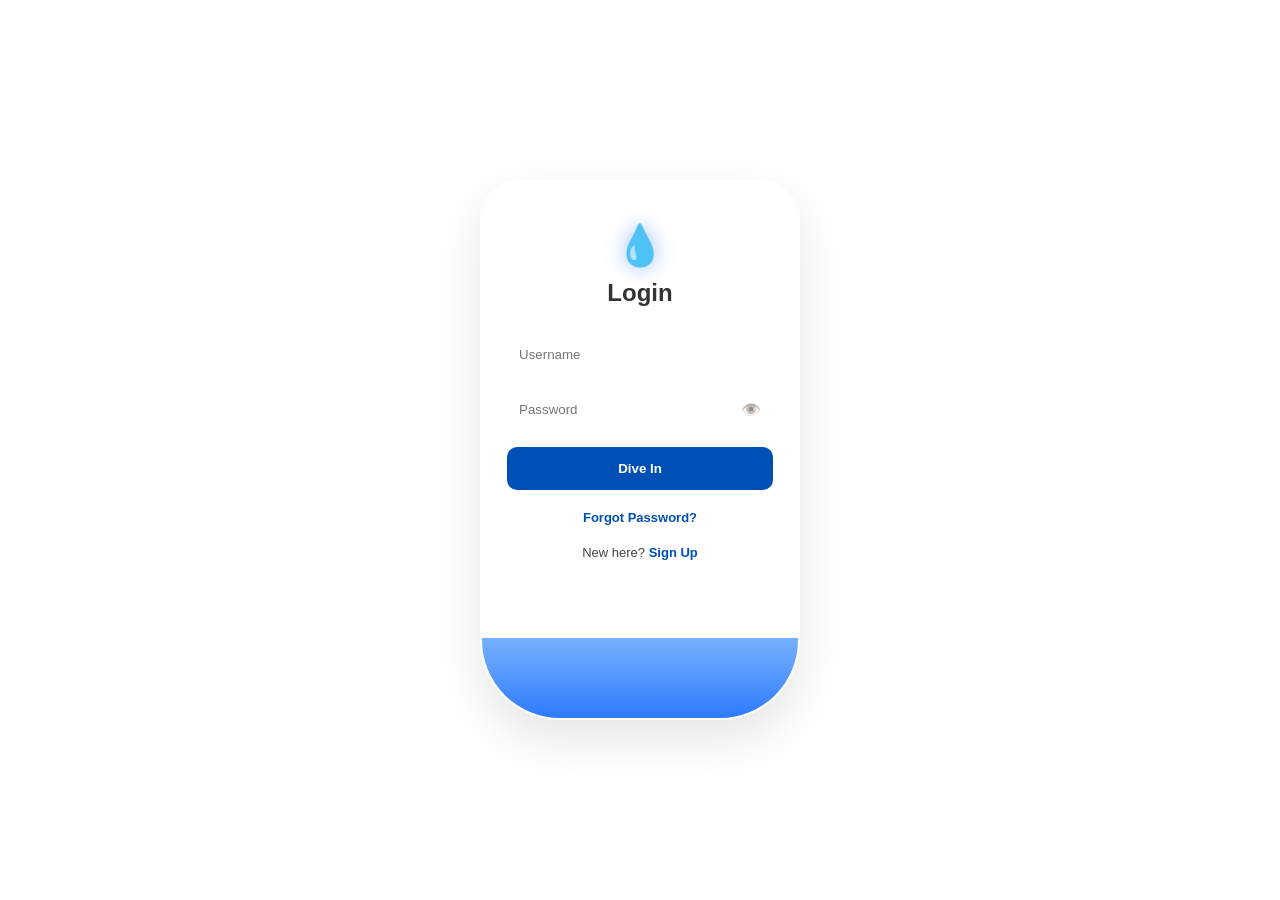
<file: index.html>
<!DOCTYPE html>
<html lang="en">
<head>
    <link rel="manifest" href="manifest.json">
    <meta name="theme-color" content="#1565c0">
    <link rel="apple-touch-icon" href="icon-192x192.png">
    <meta name="mobile-web-app-capable" content="yes">
    <meta name="apple-mobile-web-app-status-bar-style" content="black-translucent">
    
    <meta charset="UTF-8">
    <meta name="viewport" content="width=device-width, initial-scale=1.0">
    <title>HydroTrack | Interactive Entry</title>
    <link rel="stylesheet" href="index.css">
</head>
<body>
    <div id="notification-container" style="position: fixed; top: 20px; right: 20px; z-index: 1000;"></div>
    <div id="mist-container">
        <div class="mist-blob"></div>
        <div class="mist-blob"></div>
        <div class="mist-blob"></div>
    </div>
    
    <div id="rain-container"></div>
    <div id="ripple-container"></div> 

    <div class="page-content">
        <div class="bottle-card" id="bottle">
            <div class="bottle-cap"></div>
            
            <div class="bottle-water" id="bottleWater">
                <div class="wave"></div>
            </div>

            <div class="form-container">
                <div class="logo">💧</div>
                <h1 id="form-title">Login</h1>

                <form id="loginForm">
                    <input type="text" id="loginUser" placeholder="Username" required oninput="updateBottle()">
                    <div class="password-box">
                        <input type="password" id="loginPass" placeholder="Password" required oninput="updateBottle()">
                        <span class="toggle-eye" onclick="togglePass('loginPass')">👁️</span>
                    </div>
                    <button type="submit" class="btn-main">Dive In</button>
                </form>

                <div class="switch">
                    <a href="#" onclick="showRecovery()">Forgot Password?</a>
                </div>

                <div id="recoveryForm" style="display: none;">
                    <p style="font-size: 14px; margin-bottom: 10px; color: #333;">Enter your registered email to receive a temporary password.</p>
                    <input type="email" id="recoveryEmail" placeholder="Registered Email">
                    <button type="button" class="btn-main" onclick="recoverPassword()">Send Temporary Pass</button>
                    <div class="switch">
                        <a href="#" onclick="hideRecovery()">Back to Login</a>
                    </div>
                </div>

                <form id="signupForm" style="display: none;">
                    <input type="email" id="regEmail" placeholder="Email" required oninput="updateBottle()">
                    <input type="text" id="regUser" placeholder="Username" required oninput="updateBottle()">
                    <div class="password-box">
                        <input type="password" id="regPass" placeholder="Password" required oninput="updateBottle()">
                        <span class="toggle-eye" onclick="togglePass('regPass')">👁️</span>
                    </div>
                    <div class="password-box">
                        <input type="password" id="regConfirm" placeholder="Confirm Password" required oninput="updateBottle()">
                        <span class="toggle-eye" onclick="togglePass('regConfirm')">👁️</span>
                    </div>
                    <button type="submit" class="btn-main">Create Account</button>
                </form>

                <div class="switch">
                    <p id="switch-text">New here? <a href="#" onclick="toggleForm()">Sign Up</a></p>
                </div>
            </div>
        </div>
    </div>


    <!-- EFFECTS -->
<div id="balatro-bg"></div>

<script type="module">
    import { Renderer, Program, Mesh, Triangle } from 'https://cdn.skypack.dev/ogl';

    const container = document.getElementById('balatro-bg');

    // CONFIGURATION (Matches your React props)
    const config = {
        spinRotation: -2.0,
        spinSpeed: 7.0,
        color1: '#1f07d5',
        color2: '#ffffff',
        color3: '#99dbe5',
        contrast: 3.5,
        lighting: 0.4,
        spinAmount: 0.25,
        pixelFilter: 980.0,
        spinEase: 1.0,
        isRotate: true,
        mouseInteraction: true
    };

    function hexToVec4(hex) {
    let hexStr = hex.replace('#', '');
    let r = 0,
        g = 0,
        b = 0,
        a = 1;
    if (hexStr.length === 6) {
        r = parseInt(hexStr.slice(0, 2), 16) / 255;
        g = parseInt(hexStr.slice(2, 4), 16 ) / 255;
        b = parseInt(hexStr.slice(4, 6), 16) / 255;
    } else if (hexStr.length === 8) {
        r = parseInt(hexStr.slice(0, 2), 16) / 255;
        g = parseInt(hexStr.slice(2, 4), 16) / 255;
        b = parseInt(hexStr.slice(4, 6), 16) / 255;
        a = parseInt(hexStr.slice(6, 8), 16) / 255;
    }
        return [r, g, b, 1.9];
    }

    const vertexShader = `
        attribute vec2 uv;
        attribute vec2 position;
        varying vec2 vUv;
        void main() {
            vUv = uv;
            gl_Position = vec4(position, 0, 1);
        }
    `;

    const fragmentShader = `
        precision highp float;
        #define PI 3.14159265359
        uniform float iTime;
        uniform vec3 iResolution;
        uniform float uSpinRotation;
        uniform float uSpinSpeed;
        uniform vec4 uColor1;
        uniform vec4 uColor2;
        uniform vec4 uColor3;
        uniform float uContrast;
        uniform float uLighting;
        uniform float uSpinAmount;
        uniform float uPixelFilter;
        uniform float uSpinEase;
        uniform bool uIsRotate;
        uniform vec2 uMouse;
        varying vec2 vUv;

        vec4 effect(vec2 screenSize, vec2 screen_coords) {
            float pixel_size = length(screenSize.xy) / uPixelFilter;
            vec2 uv = (floor(screen_coords.xy * (1.0 / pixel_size)) * pixel_size - 0.5 * screenSize.xy) / length(screenSize.xy);
            float uv_len = length(uv);
            float speed = (uSpinRotation * uSpinEase * 0.000001);
            if(uIsRotate) speed = iTime * speed;
            speed += 302.2;
            speed += (uMouse.x * 2.0 - 1.0) * 0.1;
            float new_pixel_angle = atan(uv.y, uv.x) + speed - uSpinEase * 20.0 * (uSpinAmount * uv_len + (1.0 - uSpinAmount));
            vec2 mid = (screenSize.xy / length(screenSize.xy)) / 2.0;
            uv = (vec2(uv_len * cos(new_pixel_angle) + mid.x, uv_len * sin(new_pixel_angle) + mid.y) - mid);
            uv *= 30.0;
            float baseSpeed = iTime * uSpinSpeed;
            vec2 uv2 = vec2(uv.x + uv.y);
            for(int i = 0; i < 5; i++) {
                uv2 += sin(max(uv.x, uv.y)) + uv;
                uv += 0.5 * vec2(cos(5.1123314 + 0.353 * uv2.y + (baseSpeed + (uMouse.x * 2.0 - 1.0) * 2.0) * 0.131121), sin(uv2.x - 0.113 * baseSpeed));
                uv -= cos(uv.x + uv.y) - sin(uv.x * 0.711 - uv.y);
            }
            float contrast_mod = (0.25 * uContrast + 0.5 * uSpinAmount + 1.2);
            float paint_res = min(2.0, max(0.0, length(uv) * 0.035 * contrast_mod));
            float c1p = max(0.0, 1.0 - contrast_mod * abs(1.0 - paint_res));
            float c2p = max(0.0, 1.0 - contrast_mod * abs(paint_res));
            float c3p = 1.0 - min(1.0, c1p + c2p);
            float light = (uLighting - 0.2) * max(c1p * 5.0 - 4.0, 0.0) + uLighting * max(c2p * 5.0 - 4.0, 0.0);
            return (0.3 / uContrast) * uColor1 + (1.0 - 0.3 / uContrast) * (uColor1 * c1p + uColor2 * c2p + vec4(c3p * uColor3.rgb, c3p * uColor1.a)) + light;
        }

        void main() {
            gl_FragColor = effect(iResolution.xy, vUv * iResolution.xy);
        }
    `;

    const renderer = new Renderer();
    const gl = renderer.gl;
    container.appendChild(gl.canvas);

    const geometry = new Triangle(gl);
    const program = new Program(gl, {
        vertex: vertexShader,
        fragment: fragmentShader,
        uniforms: {
            iTime: { value: 0 },
            iResolution: { value: [0, 0, 0] },
            uSpinRotation: { value: config.spinRotation },
            uSpinSpeed: { value: config.spinSpeed },
            uColor1: { value: hexToVec4(config.color1) },
            uColor2: { value: hexToVec4(config.color2) },
            uColor3: { value: hexToVec4(config.color3) },
            uContrast: { value: config.contrast },
            uLighting: { value: config.lighting },
            uSpinAmount: { value: config.spinAmount },
            uPixelFilter: { value: config.pixelFilter },
            uSpinEase: { value: config.spinEase },
            uIsRotate: { value: config.isRotate },
            uMouse: { value: [0.5, 0.5] }
        }
    });

    const mesh = new Mesh(gl, { geometry, program });

    function resize() {
        renderer.setSize(window.innerWidth, window.innerHeight);
        program.uniforms.iResolution.value = [gl.canvas.width, gl.canvas.height, gl.canvas.width / gl.canvas.height];
    }
    window.addEventListener('resize', resize);
    resize();

    window.addEventListener('mousemove', (e) => {
        if (!config.mouseInteraction) return;
        program.uniforms.uMouse.value = [e.clientX / window.innerWidth, 1.0 - (e.clientY / window.innerHeight)];
    });

    function update(t) {
        requestAnimationFrame(update);
        program.uniforms.iTime.value = t * 0.001;
        renderer.render({ scene: mesh });
    }
    requestAnimationFrame(update);
</script>

    <script src="index.js"></script>
</body>
</html>
</file>
<file: index.css>
* { margin: 0; padding: 0; box-sizing: border-box; font-family: 'Segoe UI', sans-serif; }

body {
    height: 100vh;
    display: flex;
    justify-content: center;
    align-items: center;
    overflow: hidden;
    transition: background 3s ease; /* Smooth transition when time changes */
}

/* Mist (Breath of Life) */
#mist-container {
    position: fixed;
    width: 100%; height: 100%;
    bottom: -150px;
    pointer-events: none;
    z-index: 1;
}

.mist-blob {
    position: absolute;
    width: 600px; height: 400px;
    background: rgba(255, 255, 255, 0.15);
    filter: blur(80px);
    border-radius: 50%;
    animation: drift 15s infinite alternate;
}

.mist-blob:nth-child(2) { left: 30%; animation-duration: 20s; opacity: 0.1; }
.mist-blob:nth-child(3) { right: 0; animation-duration: 12s; }

@keyframes drift {
    from { transform: translate(-50px, 0) scale(1); }
    to { transform: translate(100px, 50px) scale(1.2); }
}

#rain-container, #ripple-container {
    position: fixed;
    top: 0; left: 0; width: 100%; height: 100%;
    pointer-events: none;
}

.drop {
    position: absolute;
    background: #001538;
    width: 1.5px;
    height: 12px;
    z-index: 2;
    opacity: 0.6;
    pointer-events: none;
}

.splash {
    position: absolute;
    border: 1px solid #001538;
    border-radius: 50%;
    transform: translate(-50%, -50%);
    animation: splashAnim 0.3s ease-out forwards;
    z-index: 3;
}

@keyframes splashAnim {
    0% { width: 0; height: 0; opacity: 1; }
    100% { width: 35px; height: 10px; opacity: 0; }
}

/* Bottle Design */
.bottle-card {
    position: relative;
    width: 320px;
    height: 540px;
    background: rgba(255, 255, 255, 0.1);
    border: 2px solid rgba(255, 255, 255, 0.4);
    border-radius: 40px 40px 80px 80px;
    backdrop-filter: blur(12px);
    overflow: hidden;
    z-index: 10;
    box-shadow: 0 20px 50px rgba(0,0,0,0.1);
}

/* .bottle-cap {
    width: 60px; height: 20px;
    background: rgba(255,255,255,0.3);
    margin: 0 auto;
    border-radius: 5px 5px 0 0;
} */

.bottle-water {
    position: absolute;
    bottom: 0; width: 100%;
    height: 15%;
    background: linear-gradient(to top, #2f7bff, #76b1ff);
    transition: height 0.7s cubic-bezier(0.175, 0.885, 0.32, 1.2);
}

.toast {
    background: rgba(0, 79, 182, 0.9);
    color: white;
    padding: 12px 20px;
    border-radius: 8px;
    margin-bottom: 10px;
    backdrop-filter: blur(5px);
    box-shadow: 0 4px 15px rgba(0,0,0,0.2);
    animation: slideIn 0.3s ease-out;
}

@keyframes slideIn {
    from { transform: translateX(100%); opacity: 0; }
    to { transform: translateX(0); opacity: 1; }
}


/* EFFECTS */


.wave {
    position: absolute;
    top: -15px; width: 200%; height: 20px;
    background: url('https://svgshare.com/i/ydS.svg');
    background-size: 50% 100%;
    animation: waveMove 4s linear infinite;
}

@keyframes waveMove { from { transform: translateX(0); } to { transform: translateX(-50%); } }

.form-container { padding: 40px 25px; text-align: center; position: relative; z-index: 11; }
.logo { font-size: 40px; margin-bottom: 10px; filter: drop-shadow(0 0 10px rgba(47, 123, 255, 0.5)); }
h1 { color: #333; margin-bottom: 20px; font-size: 24px; }

input { 
    width: 100%; padding: 12px; margin: 8px 0; 
    border-radius: 10px; border: none; outline: none;
    background: rgba(255, 255, 255, 0.85);
    transition: 0.3s;
}

input:focus { background: #fff; box-shadow: 0 0 15px rgba(47, 123, 255, 0.2); }

.btn-main { 
    width: 100%; padding: 14px; background: #004fb6; color: white; 
    border: none; border-radius: 10px; cursor: pointer; font-weight: bold;
    margin-top: 10px; transition: 0.3s;
}

.btn-main:hover { background: #003a85; transform: translateY(-2px); }

.switch { margin-top: 20px; font-size: 13px; color: #444; }
.switch a { color: #004fb6; text-decoration: none; font-weight: bold; }
.password-box { position: relative; }
.toggle-eye { position: absolute; right: 12px; top: 18px; cursor: pointer; opacity: 0.5; }

#liquid-bg {
    position: fixed;
    top: 0;
    left: 0;
    width: 100vw;
    height: 100vh;
    z-index: -1; /* Keep it behind everything */
    overflow: hidden;
}

#liquid-bg canvas {
    display: block;
    width: 100%;
    height: 100%;
}

/* Ensure your page-content is visible over the chrome background */
.page-content {
    position: relative;
    z-index: 10;
}





#balatro-bg {
    position: fixed;
    top: 0;
    left: 0;
    width: 100vw;
    height: 100vh;
    z-index: -1; /* Always behind your login card */
    overflow: hidden;
}

#balatro-bg canvas {
    display: block;
    width: 100%;
    height: 100%;
}
</file>
<file: home.css>
:root {
    --safe-top: env(safe-area-inset-top);
    --safe-bottom: env(safe-area-inset-bottom);
    /* Light Blue Theme Colors */
    --bg-light-blue: #e3f2fd;
    --bg-gradient: linear-gradient(135deg, #ffffff 0%, #bbdefb 10%);
    --glass-white: rgba(255, 255, 255, 0.45);
    --glass-border: rgba(255, 255, 255, 0.3);
    --accent-blue: #1565c0;
    --text-main: #1a237e;
}

* { 
    margin: 0; padding: 0; box-sizing: border-box; 
    font-family: -apple-system, BlinkMacSystemFont, "Segoe UI", Roboto, sans-serif; 
    -webkit-tap-highlight-color: transparent; 
}

body { 
    height: 100vh; display: flex; overflow: hidden; 
    background: var(--bg-gradient) !important; 
    color: var(--text-main); 
}

/* Sidebar Polish */
.sidebar {
    width: 260px;
    background: var(--glass-white);
    backdrop-filter: blur(20px);
    -webkit-backdrop-filter: blur(20px);
    display: flex;
    flex-direction: column;
    justify-content: space-between;
    padding: calc(40px + var(--safe-top)) 20px 40px 20px;
    border-right: 1px solid var(--glass-border);
    z-index: 100;
}

.nav-item {
    display: flex;
    align-items: center;
    gap: 15px;
    padding: 14px 20px;
    color: var(--text-main);
    text-decoration: none;
    border-radius: 15px;
    margin-bottom: 8px;
    transition: all 0.3s ease;
    opacity: 0.8;
}

.nav-item.active {
    background: white;
    opacity: 1;
    box-shadow: 0 4px 15px rgba(0,0,0,0.05);
}

.nav-item:hover { background: rgba(255,255,255,0.3); opacity: 1; }

/* Main Content & Circular Progress */
.content { flex: 1; padding: 40px; overflow-y: auto; }

.progress-container {
    display: flex;
    justify-content: center;
    align-items: center;
    margin: 40px 0;
}

.circular-progress {
    position: relative;
    width: 240px; height: 240px;
}

svg { width: 100%; height: 100%; transform: rotate(-90deg); }

.bg-ring { fill: none; stroke: rgba(255,255,255,0.5); stroke-width: 8; }

.progress-ring {
    fill: none;
    stroke: var(--accent-blue);
    stroke-width: 8;
    stroke-linecap: round;
    stroke-dasharray: 283; /* Approximately 2 * PI * 45 */
    stroke-dashoffset: 283;
    transition: stroke-dashoffset 1s cubic-bezier(0.4, 0, 0.2, 1);
}

.progress-text {
    position: absolute;
    top: 50%; left: 50%;
    transform: translate(-50%, -50%);
    text-align: center;
}

.progress-text h2 { font-size: 3rem; font-weight: 800; color: var(--accent-blue); }
.progress-text p { opacity: 0.7; font-size: 1rem; margin-top: -5px; font-weight: 500; }

/* Quick Log Grid */
.log-grid {
    display: grid;
    grid-template-columns: repeat(2, 1fr);
    gap: 12px;
    margin-top: 20px;
}

.log-grid button {
    background: white;
    border: 1px solid var(--glass-border);
    padding: 20px;
    border-radius: 20px;
    color: var(--accent-blue);
    font-weight: bold;
    font-size: 1rem;
    cursor: pointer;
    transition: all 0.2s ease;
    box-shadow: 0 4px 6px rgba(0,0,0,0.02);
}

.log-grid button:hover {
    transform: translateY(-3px);
    box-shadow: 0 8px 15px rgba(0,0,0,0.05);
}

.custom-row input {
    background: white;
    border: 1px solid var(--glass-border);
    padding: 15px;
    border-radius: 15px;
    outline: none;
    color: var(--text-main);
}

/* Mini Stats Cards */
.mini-stats { display: flex; gap: 15px; margin-top: 30px; }

.stat-card {
    flex: 1;
    background: var(--glass-white);
    padding: 20px;
    border-radius: 20px;
    border: 1px solid var(--glass-border);
    text-align: center;
    font-weight: 600;
}

/* User Profile & Logout Menu */
.user-profile {
    display: flex;
    align-items: center;
    gap: 12px;
    padding: 15px;
    background: rgba(255, 255, 255, 0.3);
    border-radius: 18px;
    cursor: pointer;
    position: relative;
    transition: background 0.2s ease;
}

.user-profile:hover {
    background: rgba(255, 255, 255, 0.5);
}

.user-avatar {
    width: 40px;
    height: 40px;
    background: var(--accent-blue);
    color: white;
    border-radius: 50%;
    display: flex;
    align-items: center;
    justify-content: center;
    font-weight: bold;
}

.logout-dropdown {
    display: none; /* Controlled by JS toggleLogout() */
    position: absolute;
    bottom: 80px;
    left: 0;
    width: 100%;
    background: white;
    border-radius: 12px;
    box-shadow: 0 10px 25px rgba(0,0,0,0.1);
    overflow: hidden;
    z-index: 1000;
}

.logout-dropdown button {
    width: 100%;
    padding: 12px;
    border: none;
    background: transparent;
    color: #ff3b30; /* Danger Red */
    font-weight: 600;
    cursor: pointer;
}

/* Custom Input Row */
.custom-row {
    grid-column: span 2;
    display: flex;
    gap: 10px;
}

.custom-row input {
    flex: 1;
    border: 1px solid var(--glass-border);
    padding: 15px;
    border-radius: 15px;
    font-size: 1rem;
    outline: none;
    transition: border-color 0.2s;
}

.custom-row input:focus {
    border-color: var(--accent-blue);
}

/* Undo Button Specifics */
.undo-btn {
    grid-column: span 2;
    background: rgba(255, 59, 48, 0.1) !important;
    color: #ff3b30 !important;
    border: 1px solid rgba(255, 59, 48, 0.2) !important;
    margin-top: 5px;
}

.undo-btn:hover {
    background: rgba(255, 59, 48, 0.2) !important;
}

.toast-msg {
    background: var(--accent-blue);
    color: white;
    padding: 12px 24px;
    border-radius: 30px;
    margin-bottom: 10px;
    box-shadow: 0 8px 20px rgba(0,0,0,0.15);
    animation: slideDown 0.4s ease forwards;
    font-weight: 500;
}

@keyframes slideDown {
    from { opacity: 0; transform: translateY(-20px); }
    to { opacity: 1; transform: translateY(0); }
}

/*LANDSCSAPE  */
/* Show a message if the user is in Portrait mode */
@media screen and (orientation: portrait) {
  body::before {
    content: "🔄 Please rotate your device to Landscape mode for the best experience.";
    position: fixed;
    top: 0;
    left: 0;
    width: 100%;
    height: 100%;
    background: #1565c0;
    color: white;
    display: flex;
    align-items: center;
    justify-content: center;
    text-align: center;
    z-index: 99999;
    padding: 20px;
    font-weight: bold;
  }
}

/* EFFECTS */
#waves-bg {
    position: fixed;
    top: 0;
    left: 0;
    width: 100vw;
    height: 100vh;
    z-index: -1; /* Keep behind sidebar and cards */
    pointer-events: none; /* Let mouse clicks pass through to buttons */
    background-color: rgba(255, 255, 255, 0.2);
}

.waves-canvas {
    display: block;
    width: 100%;
    height: 100%;
}
</file>
<file: history.css>
/* history.css */

.stat-grid {
    display: grid;
    grid-template-columns: repeat(2, 1fr);
    gap: 12px;
    margin-bottom: 25px;
}

/* White Card Style with Black Text */
.stat-card-wide {
    background: #ffffff !important;
    padding: 20px;
    border-radius: 18px;
    border: 1px solid rgba(0, 0, 0, 0.1);
    color: #000000 !important;
    box-shadow: 0 4px 12px rgba(0, 0, 0, 0.08);
    transition: transform 0.2s ease;
}

.stat-card-wide:active {
    transform: scale(0.98);
}

.stat-card-wide h2 { 
    font-size: 1.4rem; 
    margin-top: 8px; 
    color: #1565c0; /* Accent blue for the numbers */
    font-weight: 800;
}

.stat-card-wide small {
    color: #555555;
    font-weight: 700;
    text-transform: uppercase;
    letter-spacing: 0.5px;
}

.history-flex-container {
    display: flex;
    flex-direction: column;
    gap: 20px;
}

.calendar-card {
    background: white;
    padding: 12px;
    border-radius: 15px;
    margin: 10px 0;
    border: 1px solid rgba(0, 0, 0, 0.1);
}

#calendar-picker {
    width: 100%;
    border: none;
    font-size: 1.1rem;
    color: #333;
    font-weight: 600;
    outline: none;
    cursor: pointer;
}

/* Real-time Day Statistics Box */
.day-stats-box {
    background: #ffffff !important;
    padding: 20px;
    border-radius: 18px;
    color: #000000 !important;
    border: 1px solid rgba(0, 0, 0, 0.1);
    margin-top: 15px;
    box-shadow: 0 4px 12px rgba(0, 0, 0, 0.05);
}

.day-stats-box h4 {
    margin-bottom: 15px;
    font-size: 1.1rem;
    border-bottom: 1px solid #eee;
    padding-bottom: 8px;
}

.day-stats-box p {
    font-size: 1.1rem;
    margin: 10px 0;
    display: flex;
    justify-content: space-between;
}

#day-status {
    font-weight: 800;
}

/* Notepad Styles */
.notepad-container {
    background: white;
    border-radius: 18px;
    padding: 15px;
    border: 1px solid rgba(0, 0, 0, 0.1);
}

#daily-note-area {
    width: 100%;
    height: 120px;
    background: #f9f9f9;
    border: 1px solid #eee;
    border-radius: 12px;
    padding: 12px;
    font-size: 1rem;
    resize: none;
    outline: none;
    color: #333;
}

.note-btns {
    display: flex;
    gap: 10px;
    margin-top: 10px;
}

.save-btn { flex: 2; background: #1565c0; color: white; border: none; padding: 12px; border-radius: 10px; font-weight: bold; }
.delete-btn { flex: 1; background: #ffebee; color: #c62828; border: none; padding: 12px; border-radius: 10px; font-weight: bold; }

/* --- Modern Calendar Styling --- */

.calendar-section h3 {
    font-size: 1.1rem;
    color: #1a237e;
    margin-bottom: 12px;
    font-weight: 700;
    display: flex;
    align-items: center;
    gap: 8px;
}

/* The Card holding the input */
.calendar-card {
    background: #ffffff;
    padding: 15px;
    border-radius: 18px;
    border: 1px solid rgba(0, 0, 0, 0.08);
    box-shadow: 0 4px 15px rgba(0, 0, 0, 0.05);
    display: flex;
    align-items: center;
    transition: all 0.3s ease;
}

.calendar-card:focus-within {
    border-color: #1565c0;
    box-shadow: 0 4px 20px rgba(21, 101, 192, 0.15);
}

/* Styling the actual Input */
#calendar-picker {
    width: 100%;
    border: none;
    background: transparent;
    font-size: 1.1rem;
    font-weight: 600;
    color: #1a237e;
    outline: none;
    cursor: pointer;
    font-family: inherit;
    /* Custom icon for Chrome/Safari */
    appearance: none;
    -webkit-appearance: none;
}

/* Enhancing the calendar icon inside the input (Chrome/Safari) */
::-webkit-calendar-picker-indicator {
    background-image: url('data:image/svg+xml;utf8,<svg xmlns="http://www.w3.org/2000/svg" width="24" height="24" viewBox="0 0 24 24" fill="none" stroke="%231565c0" stroke-width="2" stroke-linecap="round" stroke-linejoin="round"><rect x="3" y="4" width="18" height="18" rx="2" ry="2"></rect><line x1="16" y1="2" x2="16" y2="6"></line><line x1="8" y1="2" x2="8" y2="6"></line><line x1="3" y1="10" x2="21" y2="10"></line></svg>');
    background-size: contain;
    width: 20px;
    height: 20px;
    cursor: pointer;
    opacity: 0.8;
    transition: opacity 0.2s;
}

::-webkit-calendar-picker-indicator:hover {
    opacity: 1;
}

/* --- Stats Box Styling (White Background / Black Text) --- */
.day-stats-box {
    background: #ffffff !important;
    margin-top: 15px;
    padding: 20px;
    border-radius: 18px;
    border: 1px solid rgba(0, 0, 0, 0.08);
    color: #000000 !important;
    box-shadow: 0 4px 15px rgba(0, 0, 0, 0.05);
}

.day-stats-box h4 {
    color: #666;
    text-transform: uppercase;
    font-size: 0.8rem;
    letter-spacing: 1px;
    margin-bottom: 15px;
}

.day-stats-box p {
    font-size: 1.2rem;
    font-weight: 600;
    display: flex;
    justify-content: space-between;
    margin: 10px 0;
}

#day-consumed {
    color: #1565c0;
}

/* Timeline Styles */
.timeline-section {
    margin-top: 25px;
    margin-bottom: 50px;
}

.timeline-container {
    background: #ffffff;
    border-radius: 18px;
    padding: 10px;
    border: 1px solid rgba(0, 0, 0, 0.1);
    box-shadow: 0 4px 12px rgba(0, 0, 0, 0.05);
}

.timeline-item {
    display: flex;
    justify-content: space-between;
    align-items: center;
    padding: 15px;
    border-bottom: 1px solid #f0f0f0;
}

.timeline-item:last-child {
    border-bottom: none;
}

.timeline-time {
    font-weight: 700;
    color: #1565c0;
    font-size: 0.9rem;
}

.timeline-amount {
    font-weight: 800;
    color: #000;
    background: #e3f2fd;
    padding: 4px 12px;
    border-radius: 20px;
    font-size: 0.9rem;
}

.timeline-item {
    display: flex;
    justify-content: space-between;
    align-items: center;
    padding: 12px 20px;
    margin-bottom: 8px;
    background: #f8fbff;
    border-radius: 12px;
    border-left: 4px solid #1565c0;
}

.timeline-time {
    font-size: 0.9rem;
    color: #666;
    font-weight: 600;
}

.timeline-amount {
    font-size: 1.1rem;
    font-weight: 800;
    color: #1565c0;
}

.timeline-item {
    background: #f8fbff;
    margin-bottom: 10px;
    padding: 15px;
    border-radius: 12px;
    border-left: 4px solid #1565c0;
    box-shadow: 0 2px 5px rgba(0,0,0,0.05);
}
.timeline-info {
    display: flex;
    justify-content: space-between;
    align-items: center;
}
.timeline-time { font-weight: 600; color: #666; }
.timeline-amount { font-weight: 800; color: #1565c0; font-size: 1.1rem; }

.logout-dropdown {
    display: none; /* Hidden by default */
    position: absolute;
    bottom: 80px;
    left: 0;
    width: 100%;
    background: white;
    border-radius: 12px;
    box-shadow: 0 10px 25px rgba(0,0,0,0.1);
    overflow: hidden;
    z-index: 1000;
}

.logout-dropdown button {
    width: 100%;
    padding: 12px;
    border: none;
    background: transparent;
    color: #ff3b30; /* Danger Red */
    font-weight: 600;
    cursor: pointer;
}

/*LANDSCAPE  */
/* Show a message if the user is in Portrait mode */
@media screen and (orientation: portrait) {
  body::before {
    content: "🔄 Please rotate your device to Landscape mode for the best experience.";
    position: fixed;
    top: 0;
    left: 0;
    width: 100%;
    height: 100%;
    background: #1565c0;
    color: white;
    display: flex;
    align-items: center;
    justify-content: center;
    text-align: center;
    z-index: 99999;
    padding: 20px;
    font-weight: bold;
  }
}

/* EFFECTS */
#waves-bg {
    position: fixed;
    top: 0;
    left: 0;
    width: 100vw;
    height: 100vh;
    z-index: -1; /* Keep behind sidebar and cards */
    pointer-events: none; /* Let mouse clicks pass through to buttons */
    background-color: rgba(255, 255, 255, 0.2);
}

.waves-canvas {
    display: block;
    width: 100%;
    height: 100%;
}
</file>
<file: insights.css>
/* insights.css */

.insight-card {
    background: rgba(255, 255, 255, 0.15);
    padding: 20px;
    border-radius: 20px;
    border: 1px solid rgba(255, 255, 255, 0.2);
    margin-bottom: 25px;
}

.input-row { display: flex; gap: 10px; margin: 15px 0; }
.input-row input { flex: 1; text-align: center; }

.calc-btn, .save-meals-btn {
    width: 100%; padding: 15px; border-radius: 12px;
    border: none; background: #2f7bff; color: white;
    font-weight: bold; cursor: pointer;
}

.result-box {
    margin-top: 20px; padding: 15px; border-radius: 12px;
    background: rgba(255, 255, 255, 0.9); color: #333; text-align: center;
    animation: slideUp 0.3s ease;
}

.apply-btn {
    margin-top: 10px; padding: 8px 15px; border-radius: 8px;
    border: 2px solid #2f7bff; background: transparent; color: #2f7bff;
    font-weight: bold;
}

/* Graph Styles */
.graph-card {
    background: rgba(0, 0, 0, 0.2);
    padding: 20px; border-radius: 20px; margin-bottom: 25px;
}

.bar {
    flex: 1;
    max-width: 35px;
    position: relative;
    /* 1. Persistent "Slot" Visibility */
    /* This ensures users see the 7 bars even with 0ml recorded */
    background: rgba(21, 101, 192, 0.08); 
    border-radius: 8px 8px 2px 2px;
    
    /* 2. Mobile Touch Target */
    /* Larger height ensures even 0% bars are easy to tap with a finger */
    height: 100%; 
    min-height: 10px; 
    
    /* 3. Smooth Animation */
    transition: all 0.4s ease;
    cursor: pointer;
}

/* The actual colored "Liquid" inside the bar */
.bar::before {
    content: '';
    position: absolute;
    bottom: 0;
    left: 0;
    width: 100%;
    /* This height is controlled by the JS heightPct */
    height: var(--bar-height, 0%); 
    background: linear-gradient(to top, #1565c0, #42a5f5);
    border-radius: inherit;
    
    /* 4. Visual Polish */
    /* Ensures a tiny sliver is always visible if there is any data */
    min-height: 2px; 
    transition: height 0.8s cubic-bezier(0.175, 0.885, 0.32, 1.275);
    z-index: 1;
}

/* Tooltip for mobile tap */
.bar::after {
    content: attr(data-value);
    position: absolute;
    top: -25px;
    left: 50%;
    transform: translateX(-50%);
    font-size: 10px;
    font-weight: 800;
    color: #1565c0;
    opacity: 0.8;
}

/* Add a faint background to the bar container to show the "slots" */
.bar-container {
    background-image: linear-gradient(to top, #f0f0f0 1px, transparent 1px);
    background-size: 100% 20%; /* Creates faint horizontal grid lines */
}

#trend-graph {
    background: linear-gradient(to top, rgba(0,0,0,0.02) 1px, transparent 1px);
    background-size: 100% 40px;
}

.graph-labels { display: flex; justify-content: space-around; margin-top: 10px; font-size: 12px; opacity: 0.7; }

.meal-input {
    display: flex; justify-content: space-between; align-items: center;
    margin-bottom: 15px; background: rgba(255,255,255,0.05);
    padding: 10px; border-radius: 10px;
}

.meal-input input { width: auto; margin-bottom: 0; }

@keyframes slideUp { from { transform: translateY(10px); opacity: 0; } to { transform: translateY(0); opacity: 1; } }

.theme-morning { background: linear-gradient(to bottom, #ff9a9e, #fad0c4); }
.theme-day     { background: linear-gradient(to bottom, #add8e6, #2f7bff); }
.theme-evening { background: linear-gradient(to bottom, #4a306d, #ff8c00); }
.theme-night   { background: linear-gradient(to bottom, #001f3f, #000814); }


.insight-card {
    background: #ffffff;
    padding: 25px;
    border-radius: 20px;
    border: 1px solid rgba(0, 0, 0, 0.1);
    margin-bottom: 25px;
    box-shadow: 0 4px 12px rgba(0, 0, 0, 0.05);
    color: #333;
}

.insight-card h3 {
    color: #1565c0;
    margin-bottom: 15px;
    font-size: 1.2rem;
}

.input-row { display: flex; gap: 12px; margin: 15px 0; }

.input-row input { 
    flex: 1; 
    padding: 12px;
    border-radius: 10px;
    border: 1px solid #ddd;
    text-align: center;
    font-size: 1rem;
    outline: none;
}

.calc-btn, .save-meals-btn {
    width: 100%; 
    padding: 15px; 
    border-radius: 12px;
    border: none; 
    background: #1565c0; 
    color: white;
    font-weight: bold; 
    cursor: pointer;
    transition: transform 0.2s;
}

.calc-btn:active { transform: scale(0.98); }

.result-box {
    margin-top: 20px; 
    padding: 20px; 
    border-radius: 15px;
    background: #e3f2fd; 
    color: #1565c0; 
    text-align: center;
    border: 1px dashed #1565c0;
}

/* Modern Graph Styles */
.graph-section h3 { margin-bottom: 15px; padding-left: 5px; }

.graph-card {
    background: #ffffff;
    padding: 25px; 
    border-radius: 20px; 
    margin-bottom: 25px;
    border: 1px solid rgba(0, 0, 0, 0.1);
    box-shadow: 0 4px 12px rgba(0, 0, 0, 0.05);
}

.bar-container {
    height: 180px; 
    display: flex; 
    align-items: flex-end;
    justify-content: space-around; 
    gap: 12px; 
    border-bottom: 2px solid #f0f0f0;
    padding-bottom: 5px;
}

.bar {
    width: 30px; 
    background: linear-gradient(to top, #1565c0, #42a5f5); 
    border-radius: 8px 8px 0 0;
    transition: height 1s ease; 
    position: relative;
}

/* Tooltip for bars */
.bar::after {
    content: attr(data-value);
    position: absolute;
    top: -25px;
    left: 50%;
    transform: translateX(-50%);
    font-size: 10px;
    font-weight: bold;
    color: #1565c0;
}

.graph-labels { 
    display: flex; 
    justify-content: space-around; 
    margin-top: 12px; 
    font-size: 12px; 
    font-weight: 700;
    color: #888; 
}

.meal-input {
    display: flex; 
    justify-content: space-between; 
    align-items: center;
    padding: 10px 0;
    border-bottom: 1px solid #f5f5f5;
}

.meal-input input {
    border: none;
    background: #f0f4f8;
    padding: 8px;
    border-radius: 8px;
    color: #1565c0;
    font-weight: bold;
}

/* Add to history.css or a global style file */

.timeline-item {
    display: flex;
    justify-content: space-between;
    align-items: center;
    padding: 18px;
    margin: 10px 0;
    background: #f8fbff;
    border-radius: 15px;
    border-left: 5px solid #1565c0; /* Visual indicator line */
}

.timeline-time {
    font-size: 0.85rem;
    color: #666;
    font-weight: 600;
    display: flex;
    align-items: center;
    gap: 8px;
}

.timeline-amount {
    font-size: 1.1rem;
    font-weight: 800;
    color: #1565c0;
}

.timeline-type {
    font-size: 0.7rem;
    text-transform: uppercase;
    background: #e3f2fd;
    padding: 3px 8px;
    border-radius: 5px;
    margin-left: 10px;
}

/* insights.css */

.graph-section {
    transition: opacity 0.4s ease;
}

.graph-card {
    background: #ffffff;
    padding: 30px 20px 10px 20px;
    border-radius: 20px;
    border: 1px solid rgba(0, 0, 0, 0.1);
    box-shadow: 0 4px 15px rgba(0, 0, 0, 0.05);
}

.bar-container {
    height: 200px;
    display: flex;
    align-items: flex-end;
    justify-content: space-around;
    gap: 10px;
    border-bottom: 2px solid #f0f0f0;
    padding-bottom: 5px;
}

.bar {
    flex: 1;
    max-width: 35px;
    background: linear-gradient(to top, #1565c0, #42a5f5);
    border-radius: 8px 8px 2px 2px;
    position: relative;
    height: 0; /* Animated by JS */
    transition: height 0.8s cubic-bezier(0.175, 0.885, 0.32, 1.275);
}

/* Value Label on Hover */
.bar::after {
    content: attr(data-value);
    position: absolute;
    top: -25px;
    left: 50%;
    transform: translateX(-50%);
    font-size: 11px;
    font-weight: 800;
    color: #1565c0;
    white-space: nowrap;
}

.graph-labels {
    display: flex;
    justify-content: space-around;
    margin-top: 15px;
    font-size: 10px;
    font-weight: 700;
    color: #9e9e9e;
    text-transform: uppercase;
}

.meal-row {
    display: flex;
    justify-content: space-between;
    align-items: center;
    padding: 12px 0;
    border-bottom: 1px solid rgba(0,0,0,0.05);
}

.time-container {
    display: flex;
    flex-direction: column;
    align-items: flex-end;
}

.time-label {
    font-size: 0.8rem;
    font-weight: 800;
    color: #1565c0;
    margin-top: 4px;
}

input[type="time"] {
    border: 1px solid #ddd;
    border-radius: 8px;
    padding: 5px;
    font-family: inherit;
}

.review-card {
    background: rgba(255, 255, 255, 0.95);
    border-radius: 20px;
    padding: 20px;
    margin-top: -10px; /* Connects slightly with the graph card above */
    box-shadow: 0 10px 30px rgba(0,0,0,0.08);
}

.review-box {
    padding: 15px;
    border-radius: 15px;
    background: #f0f7ff;
    border-left: 5px solid #1565c0;
}

.review-status {
    font-weight: 800;
    font-size: 1.1rem;
    display: block;
    margin-bottom: 8px;
    color: #1a237e;
}

.review-text {
    font-size: 0.95rem;
    line-height: 1.5;
    color: #444;
}

.review-tip {
    margin-top: 12px;
    font-size: 0.85rem;
    font-style: italic;
    color: #1565c0;
    display: flex;
    align-items: center;
    gap: 5px;
}

.monthly-grid {
    display: grid;
    grid-template-columns: repeat(7, 1fr); /* 7 days a week */
    gap: 8px;
    margin-top: 15px;
}

.grid-square {
    aspect-ratio: 1 / 1;
    border-radius: 6px;
    transition: transform 0.2s;
}

.grid-square:active {
    transform: scale(1.1);
}

/*LANDSCAPE  */
/* Show a message if the user is in Portrait mode */
@media screen and (orientation: portrait) {
  body::before {
    content: "🔄 Please rotate your device to Landscape mode for the best experience.";
    position: fixed;
    top: 0;
    left: 0;
    width: 100%;
    height: 100%;
    background: #1565c0;
    color: white;
    display: flex;
    align-items: center;
    justify-content: center;
    text-align: center;
    z-index: 99999;
    padding: 20px;
    font-weight: bold;
  }
}

/* EFFECTS */
#waves-bg {
    position: fixed;
    top: 0;
    left: 0;
    width: 100vw;
    height: 100vh;
    z-index: -1; /* Keep behind sidebar and cards */
    pointer-events: none; /* Let mouse clicks pass through to buttons */
    background-color: rgba(255, 255, 255, 0.2);
}

.waves-canvas {
    display: block;
    width: 100%;
    height: 100%;
}
</file>
<file: settings.css>
/* settings.css - Comprehensive Polished Theme */

/* --- Main Layout Containers --- */
.settings-card {
    background: #ffffff !important;
    padding: 25px;
    border-radius: 20px;
    border: 1px solid rgba(0, 0, 0, 0.1);
    margin-bottom: 25px;
    box-shadow: 0 4px 12px rgba(0, 0, 0, 0.05);
    color: #333 !important;
}

.settings-card h3 {
    color: #1565c0;
    margin-bottom: 20px;
    font-size: 1.1rem;
    display: flex;
    align-items: center;
    gap: 10px;
    font-weight: 700;
}

/* --- Form Inputs (Weight, Goal, Password, Time) --- */
input[type="number"], 
input[type="text"], 
input[type="password"],
input[type="time"] {
    width: 100%;
    padding: 12px;
    margin: 8px 0;
    border-radius: 12px;
    border: 1px solid #ddd;
    background: #f9f9f9;
    color: #333;
    font-size: 1rem;
    outline: none;
    transition: border-color 0.2s;
}

input:focus {
    border-color: #1565c0;
    background: #fff;
}

/* --- Password Box & Visibility Eye --- */
.pass-box { 
    position: relative; 
    margin-bottom: 10px; 
}

.pass-box .eye { 
    position: absolute; 
    right: 15px; 
    top: 22px; /* Centered relative to padded input */
    color: #666; 
    cursor: pointer;
    font-size: 1.1rem;
}

/* --- Buttons & Groups --- */
.btn-group { 
    display: flex; 
    gap: 10px; 
    margin-top: 15px; 
}

.btn-save, .btn-cancel, .manual-time button {
    padding: 12px 20px;
    border-radius: 12px;
    border: none;
    font-weight: bold;
    cursor: pointer;
    transition: all 0.2s ease;
}

.btn-save { 
    flex: 2; 
    background: #1565c0; 
    color: white; 
}

.btn-cancel { 
    flex: 1; 
    background: #eeeeee; 
    color: #333; 
}

.manual-time {
    display: flex;
    gap: 10px;
    margin-top: 15px;
}

.manual-time button {
    background:#1565c0 ;
    color: #e3f2fd;
    white-space: nowrap;
}

.btn-save:active, .btn-cancel:active, .manual-time button:active { 
    transform: scale(0.97); 
}

/* --- Notification Mode Selector (Segmented Control) --- */
.notif-type-selector {
    display: flex; 
    background: #f0f0f0;
    border-radius: 12px; 
    margin: 15px 0; 
    padding: 5px;
}

.notif-type-selector button {
    flex: 1; 
    background: transparent; 
    color: #666; 
    border: none;
    padding: 10px;
    border-radius: 8px;
    font-weight: 600;
    cursor: pointer;
    transition: all 0.2s;
}

.notif-type-selector button.active { 
    background: #ffffff; 
    color: #1565c0; 
    box-shadow: 0 2px 6px rgba(0,0,0,0.1);
}

/* --- Reminder Rows & Toggles --- */
.time-toggle-row {
    background: #f8fbff;
    padding: 12px 15px;
    border-radius: 15px;
    display: flex;
    justify-content: space-between;
    align-items: center;
    margin-bottom: 10px;
    border: 1px solid #eef2f7;
}

.time-toggle-row label {
    display: flex;
    align-items: center;
    gap: 10px;
    font-weight: 600;
    color: #333;
    cursor: pointer;
}

.daily-wrapper {
    display: flex;
    align-items: center;
    gap: 8px;
    font-size: 0.75rem;
    font-weight: 700;
    color: #888;
    text-transform: uppercase;
}

/* --- Post-Meal Row --- */
.post-meal-row { 
    display: flex; 
    justify-content: space-between; 
    align-items: center; 
    margin-top: 20px; 
    padding-top: 15px;
    border-top: 1px solid #eee;
    font-weight: 600;
}

/* --- Standard Toggle Switch UI --- */
.switch { position: relative; display: inline-block; width: 50px; height: 26px; }
.switch input { opacity: 0; width: 0; height: 0; }
.slider {
    position: absolute; cursor: pointer; top: 0; left: 0; right: 0; bottom: 0;
    background-color: #ccc; transition: .4s; border-radius: 34px;
}
.slider:before {
    position: absolute; content: ""; height: 20px; width: 20px; left: 4px; bottom: 3px;
    background-color: white; transition: .4s; border-radius: 50%;
}
input:checked + .slider { background-color: #1565c0; }
input:checked + .slider:before { transform: translateX(24px); }

/* --- Smaller Daily Toggle Variant --- */
.switch.small { width: 35px; height: 20px; }
.switch.small .slider:before { height: 14px; width: 14px; left: 3px; bottom: 3px; }
.switch.small input:checked + .slider:before { transform: translateX(15px); }

/* --- Active Reminders Dynamic List --- */
.reminders-list {
    display: flex;
    flex-direction: column;
    gap: 12px;
}

.reminder-item {
    background: #ffffff;
    padding: 15px;
    border-radius: 15px;
    border-left: 5px solid #1565c0;
    box-shadow: 0 2px 8px rgba(0,0,0,0.04);
    display: flex;
    flex-direction: column;
    gap: 5px;
    animation: fadeIn 0.4s ease-out;
}

.reminder-item .time-tag {
    font-weight: 800;
    color: #1565c0;
    font-size: 0.95rem;
}

.reminder-item .msg-tag {
    font-size: 0.85rem;
    color: #666;
    font-style: italic;
    line-height: 1.4;
}

/* Animations */
@keyframes fadeIn {
    from { opacity: 0; transform: translateY(10px); }
    to { opacity: 1; transform: translateY(0); }
}

/* Solely for the Set Target button */
#set-target-btn {
    width: 100%;
    padding: 14px;
    margin-top: 15px;
    border-radius: 12px;
    font-size: 1rem;
    font-weight: 700;
    cursor: pointer;
    transition: all 0.2s ease;
    outline: none;

    /* --- NON-SELECTED STATE --- */
    background-color: #1565c0; /* White internal base */
    border: 4px solid #ffffff; /* Wide blue border */
    color: #ffffff;            /* Blue text */
}

/* --- SELECTED STATE (When clicked) --- */
#set-target-btn:active {
    transform: scale(0.97);
    background-color: #42a5f5; /* Light blue background */
    color: #ffffff;            /* White text */
    border-color: #42a5f5;     /* Border matches light blue */
    box-shadow: 0 4px 15px rgba(66, 165, 245, 0.4);
}

/* Styling the dustbin button */
.time-toggle-row button {
    background: none;
    border: none;
    margin-left: 10px;
    cursor: pointer;
    font-size: 1.2rem;
    transition: transform 0.2s ease, opacity 0.2s ease;
    opacity: 0.6;
}

.time-toggle-row button:hover {
    transform: scale(1.2);
    opacity: 1;
    color: #ff3b30; /* Danger red from your home.css */
}

.time-toggle-row button:active {
    transform: scale(0.9);
}

/*LANDSCAPE  */
/* Show a message if the user is in Portrait mode */
@media screen and (orientation: portrait) {
  body::before {
    content: "🔄 Please rotate your device to Landscape mode for the best experience.";
    position: fixed;
    top: 0;
    left: 0;
    width: 100%;
    height: 100%;
    background: #1565c0;
    color: white;
    display: flex;
    align-items: center;
    justify-content: center;
    text-align: center;
    z-index: 99999;
    padding: 20px;
    font-weight: bold;
  }
}

/* EFFECTS */
#waves-bg {
    position: fixed;
    top: 0;
    left: 0;
    width: 100vw;
    height: 100vh;
    z-index: -1; /* Keep behind sidebar and cards */
    pointer-events: none; /* Let mouse clicks pass through to buttons */
    background-color: rgba(255, 255, 255, 0.2);
}

.waves-canvas {
    display: block;
    width: 100%;
    height: 100%;
}
</file>
